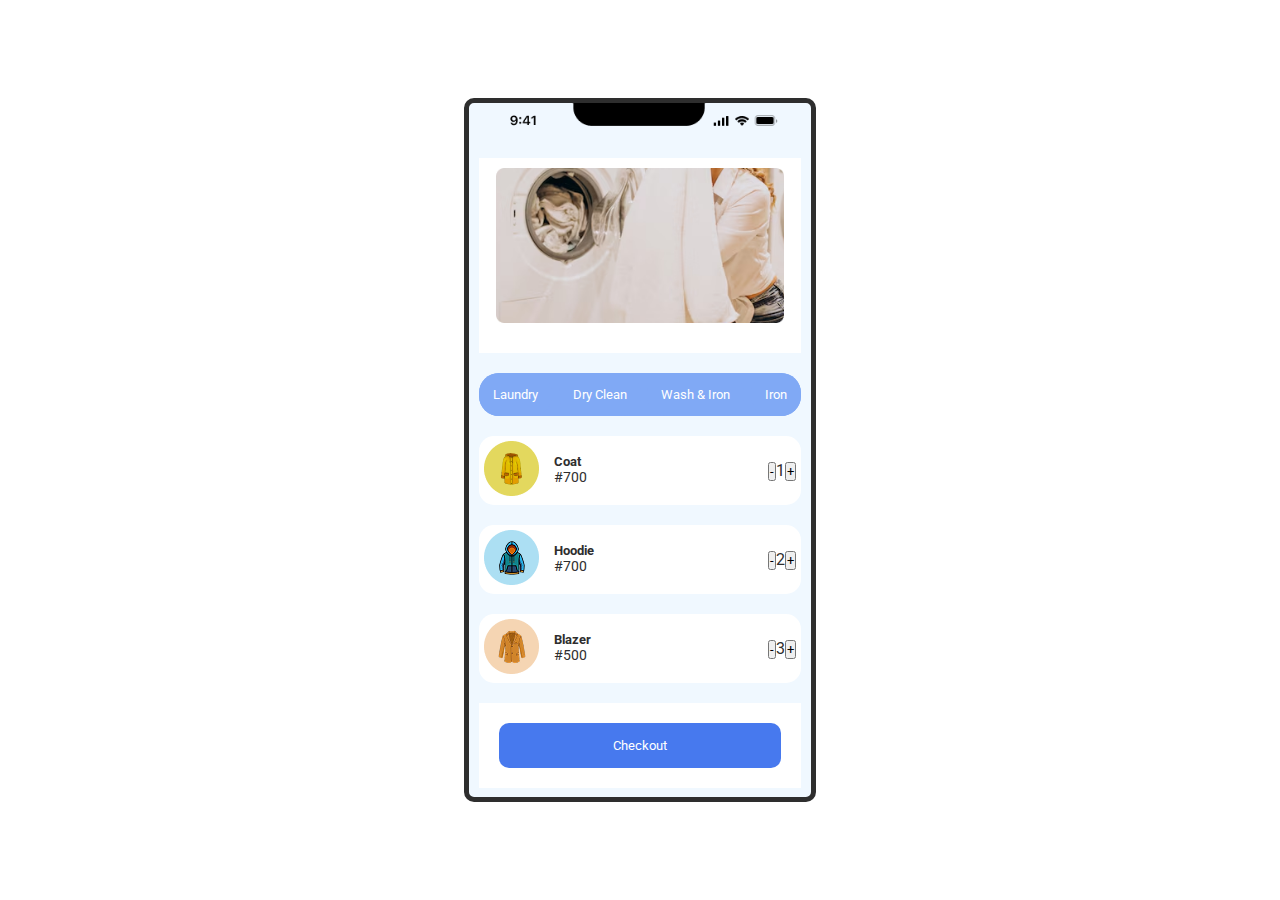
<file: dryclean.html>
<!DOCTYPE html>
<html lang="en">

<head>
    <meta charset="UTF-8">
    <meta name="viewport" content="width=device-width, initial-scale=1.0">
    <title>Dry Clean</title>
    <link rel="stylesheet" href="laundry.css">
</head>

<body>

    <div class="wrapper">
        <img class="status-bar" src="images/StatusBar.png" alt="">

        <div class="laundry-img">
            <div class="main-img">
                <img src="images/Frame 81 (1).png" alt="">
            </div>

            <div class="options">
                <a href="laundrywash.html"><button>Laundry</button></a>
                <a href="dryclean.html"><button>Dry Clean</button></a>
                <a href="washandiron.html"><button>Wash & Iron</button></a>
                <a href="iron.html"><button>Iron</button></a>
            </div>

            <div class="pack">
                <div class="coat">
                    <div class="coat1"> 
                        <div>
                            <img src="images/Group 59 (1).png" alt="">
                        </div>                       
                        <div>
                            <h5>Coat</h5>
                            <p>#700</p>
                        </div>
                    </div>
                    <div class="coat2">
                        <button>-</button>1<button>+</button>
                    </div>
                </div>
                <div class="hoodie">
                    <div class="hoodie1">
                        <div>
                            <img src="images/Group 60 (1).png" alt="">
                        </div>
                        <div>
                            <h5>Hoodie</h5>
                            <p>#700</p>
                        </div>
                        
                    </div>
                    <div class="hoodie2">
                        <button>-</button>2<button>+</button>
                    </div>
                </div>
                <div class="blazer">
                    <div class="blazer1">
                        <div>
                            <img src="images/Group 61 (1).png" alt="">
                        </div>
                       <div>
                        <h5>Blazer</h5>
                        <p>#500</p>
                       </div>
                    </div>
                    <div class="blazer2">
                        <button>-</button>3<button>+</button>
                    </div>
                </div>

            </div>
        </div>

        <footer class="footer">
            <div class="checkout">
                <a href=""><button>Checkout</button></a>
            </div>
        </footer>

    </div>

</body>

</html>
</file>
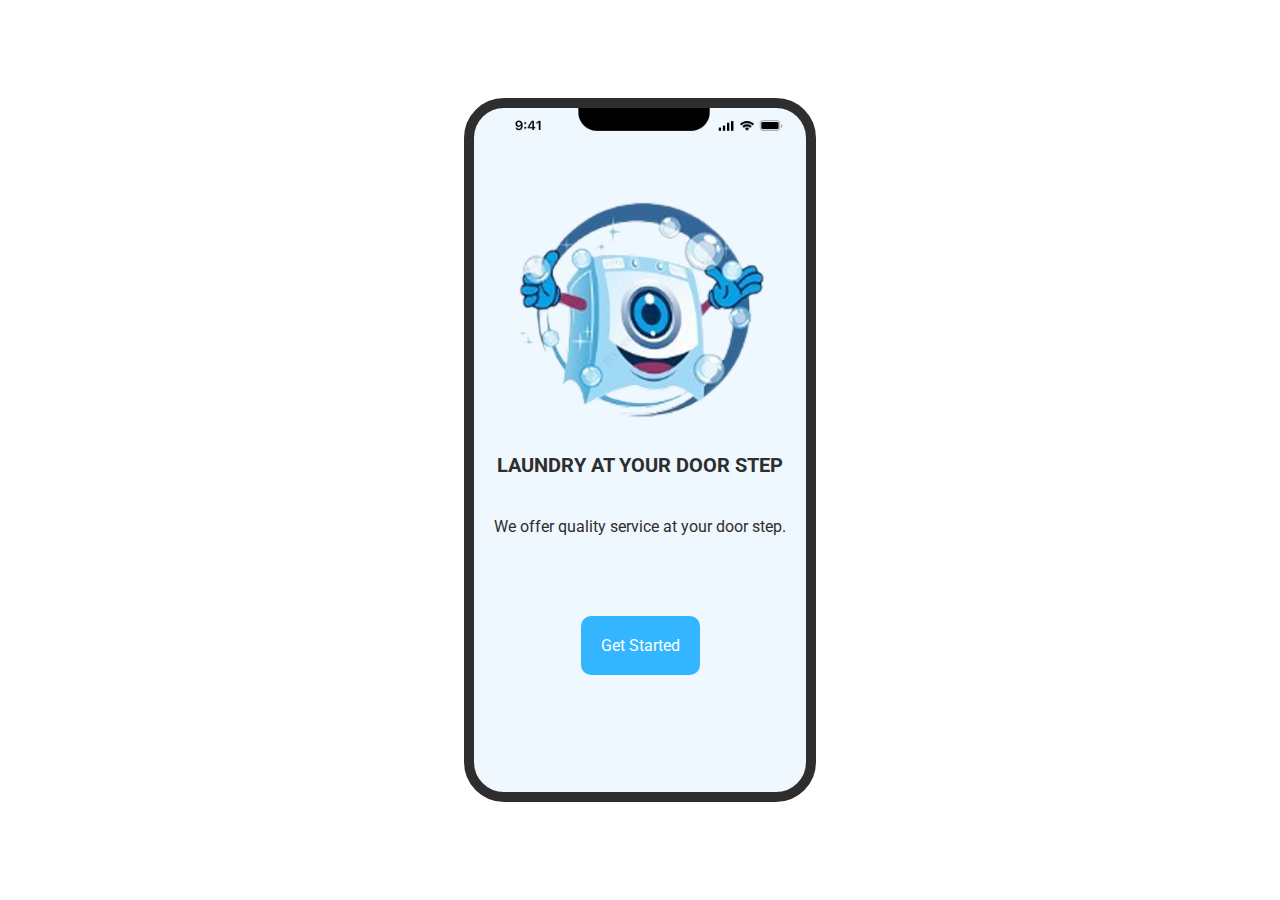
<file: getstarted.html>
<!DOCTYPE html>
<html lang="en">

<head>
    <meta charset="UTF-8">
    <meta name="viewport" content="width=device-width, initial-scale=1.0">
    <title>Get Started</title>
    <link rel="stylesheet" href="getstarted.css">
</head>

<body>

    <div class="wrapper">
        <img class="status-bar" src="images/StatusBar.png" alt="">

        <div class="laundry">
            <div class="door-step">
                <img src="images/Screenshot_2024-12-24_011418-removebg-preview 1.png" alt="">
                <h3>LAUNDRY AT YOUR DOOR STEP</h3>
                <p>We offer quality service at your door step.</p>
                <a href="signin.html">Get Started</a>
            </div>
        </div>
    </div>

</body>

</html>
</file>
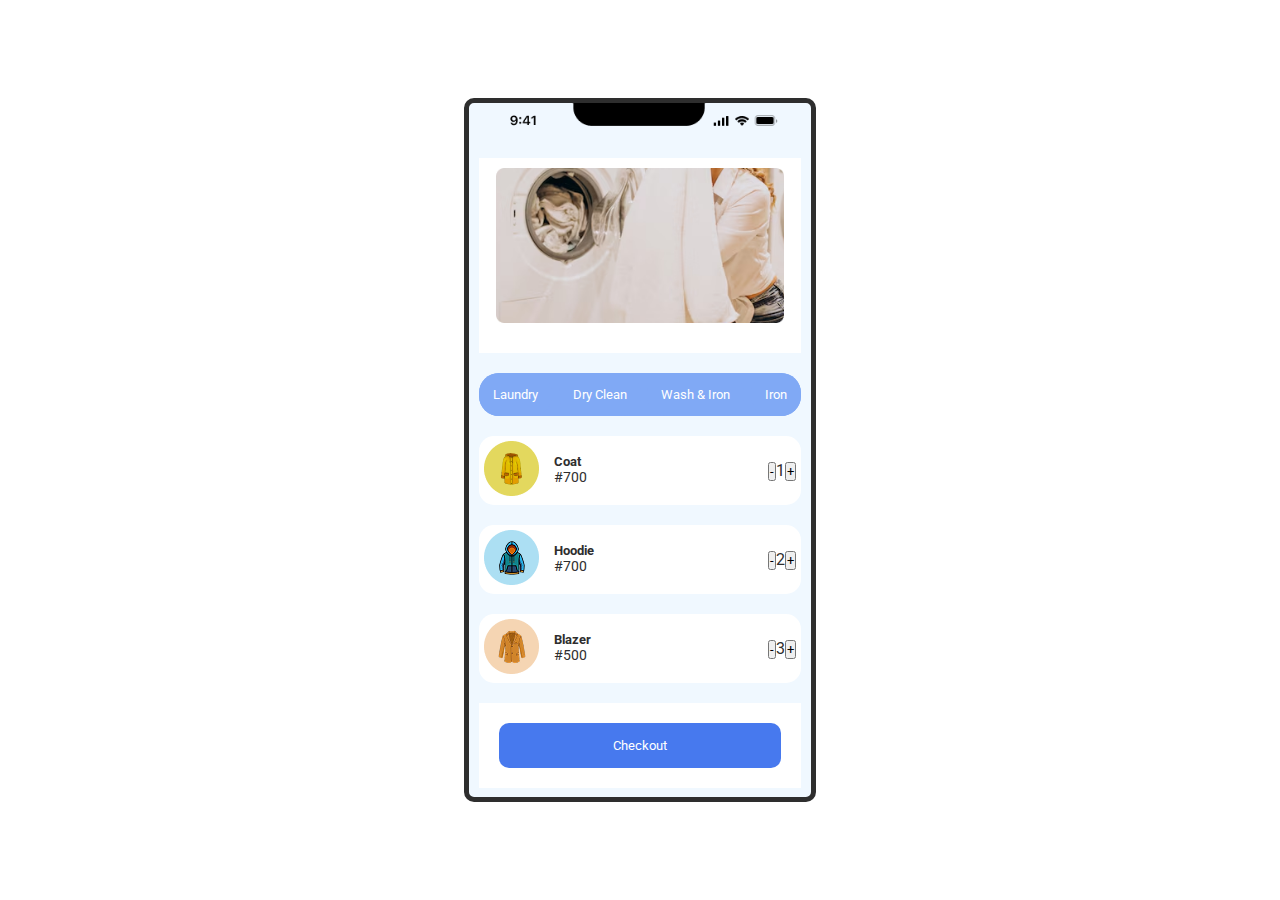
<file: iron.html>
<!DOCTYPE html>
<html lang="en">

<head>
    <meta charset="UTF-8">
    <meta name="viewport" content="width=device-width, initial-scale=1.0">
    <title>Iron</title>
    <link rel="stylesheet" href="laundry.css">
</head>

<body>

    <div class="wrapper">
        <img class="status-bar" src="images/StatusBar.png" alt="">

        <div class="laundry-img">
            <div class="main-img">
                <img src="images/Frame 81 (1).png" alt="">
            </div>

            <div class="options">
                <a href="laundrywash.html"><button>Laundry</button></a>
                <a href="dryclean.html"><button>Dry Clean</button></a>
                <a href="washandiron.html"><button>Wash & Iron</button></a>
                <a href="iron.html"><button>Iron</button></a>
            </div>

            <div class="pack">
                <div class="coat">
                    <div class="coat1"> 
                        <div>
                            <img src="images/Group 59 (1).png" alt="">
                        </div>                       
                        <div>
                            <h5>Coat</h5>
                            <p>#700</p>
                        </div>
                    </div>
                    <div class="coat2">
                        <button>-</button>1<button>+</button>
                    </div>
                </div>
                <div class="hoodie">
                    <div class="hoodie1">
                        <div>
                            <img src="images/Group 60 (1).png" alt="">
                        </div>
                        <div>
                            <h5>Hoodie</h5>
                            <p>#700</p>
                        </div>
                        
                    </div>
                    <div class="hoodie2">
                        <button>-</button>2<button>+</button>
                    </div>
                </div>
                <div class="blazer">
                    <div class="blazer1">
                        <div>
                            <img src="images/Group 61 (1).png" alt="">
                        </div>
                       <div>
                        <h5>Blazer</h5>
                        <p>#500</p>
                       </div>
                    </div>
                    <div class="blazer2">
                        <button>-</button>3<button>+</button>
                    </div>
                </div>

            </div>
        </div>

        <footer class="footer">
            <div class="checkout">
                <a href=""><button>Checkout</button></a>
            </div>
        </footer>

    </div>

</body>

</html>
</file>
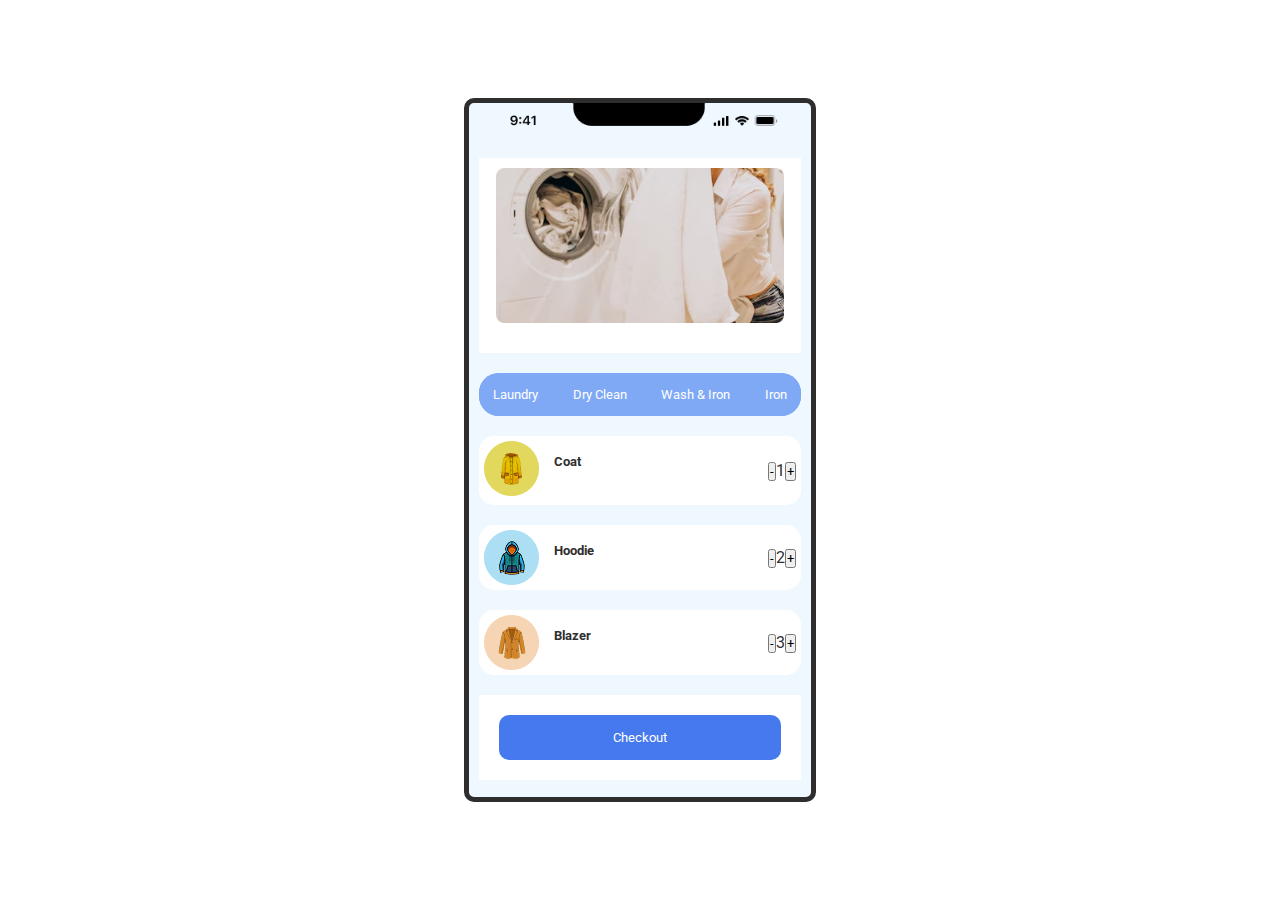
<file: laundry.html>
<!DOCTYPE html>
<html lang="en">

<head>
    <meta charset="UTF-8">
    <meta name="viewport" content="width=device-width, initial-scale=1.0">
    <title>Laundry</title>
    <link rel="stylesheet" href="laundry.css">
</head>

<body>

    <div class="wrapper">
        <img class="status-bar" src="images/StatusBar.png" alt="">

        <div class="laundry-img">
            <div class="main-img">
                <img src="images/Frame 81 (1).png" alt="">
            </div>

            <div class="options">
                <a href="laundrywash.html"><button>Laundry</button></a>
                <a href="dryclean.html"><button>Dry Clean</button></a>
                <a href="washandiron.html"><button>Wash & Iron</button></a>
                <a href="iron.html"><button>Iron</button></a>
            </div>

            <div class="pack">
                <div class="coat">
                    <div class="coat1">
                        <div>
                            <img src="images/Group 59 (1).png" alt="">
                        </div>
                        <div>
                            <h5>Coat</h5>
                        </div>
                    </div>
                    <div class="coat2">
                        <button>-</button>1<button>+</button>
                    </div>
                </div>
                <div class="hoodie">
                    <div class="hoodie1">
                        <img src="images/Group 60 (1).png" alt="">
                        <h5>Hoodie</h5>
                    </div>
                    <div class="hoodie2">
                        <button>-</button>2<button>+</button>
                    </div>
                </div>
                <div class="blazer">
                    <div class="blazer1">
                        <img src="images/Group 61 (1).png" alt="">
                        <h5>Blazer</h5>
                    </div>
                    <div class="blazer2">
                        <button>-</button>3<button>+</button>
                    </div>
                </div>

            </div>
        </div>

        <footer class="footer">
            <div class="checkout">
                <a href=""><button>Checkout</button></a>
            </div>
        </footer>

    </div>

</body>

</html>
</file>
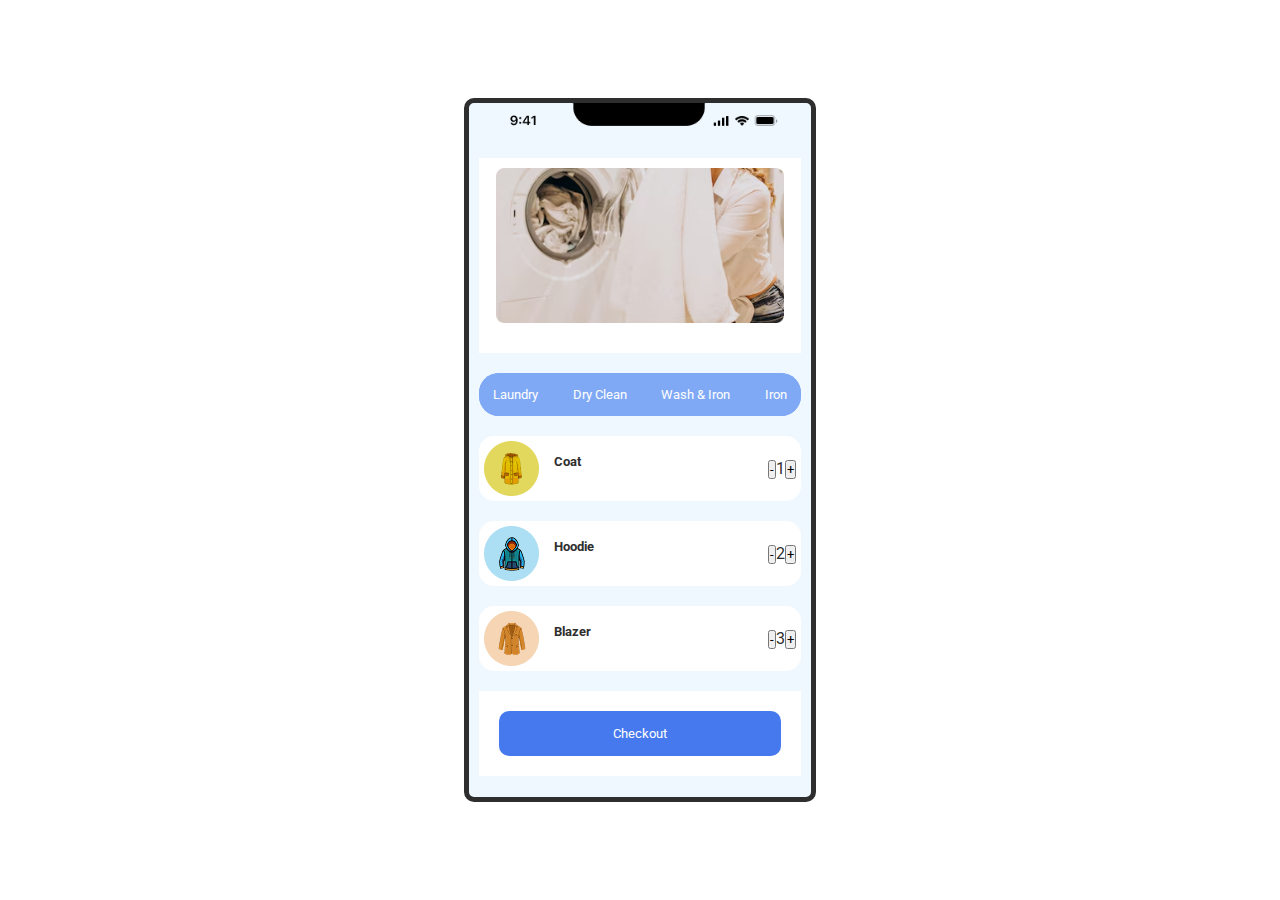
<file: laundrywash.html>
<!DOCTYPE html>
<html lang="en">

<head>
    <meta charset="UTF-8">
    <meta name="viewport" content="width=device-width, initial-scale=1.0">
    <title>Laundry</title>
    <link rel="stylesheet" href="laundry.css">
</head>

<body>

    <div class="wrapper">
        <img class="status-bar" src="images/StatusBar.png" alt="">

        <div class="laundry-img">
            <div class="main-img">
                <img src="images/Frame 81 (1).png" alt="">
            </div>

            <div class="options">
                <a href="laundrywash.html"><button>Laundry</button></a>
                <a href="dryclean.html"><button>Dry Clean</button></a>
                <a href="washandiron.html"><button>Wash & Iron</button></a>
                <a href="iron.html"><button>Iron</button></a>
            </div>

            <div class="pack">
                <div class="coat">
                    <div class="coat1">
                        <img src="images/Group 59 (1).png" alt="">
                        <h5>Coat</h5>
                    </div>
                    <div class="coat2">
                        <button>-</button>1<button>+</button>
                    </div>
                </div>
                <div class="hoodie">
                    <div class="hoodie1">
                        <img src="images/Group 60 (1).png" alt="">
                        <h5>Hoodie</h5>
                    </div>
                    <div class="hoodie2">
                        <button>-</button>2<button>+</button>
                    </div>
                </div>
                <div class="blazer">
                    <div class="blazer1">
                        <img src="images/Group 61 (1).png" alt="">
                    <h5>Blazer</h5>
                    </div>
                    <div class="blazer2">
                        <button>-</button>3<button>+</button>
                    </div>
                </div>

            </div>
        </div>

        <footer class="footer">
            <div class="checkout">
                <a href=""><button>Checkout</button></a>
            </div>
        </footer>

    </div>

</body>

</html>
</file>
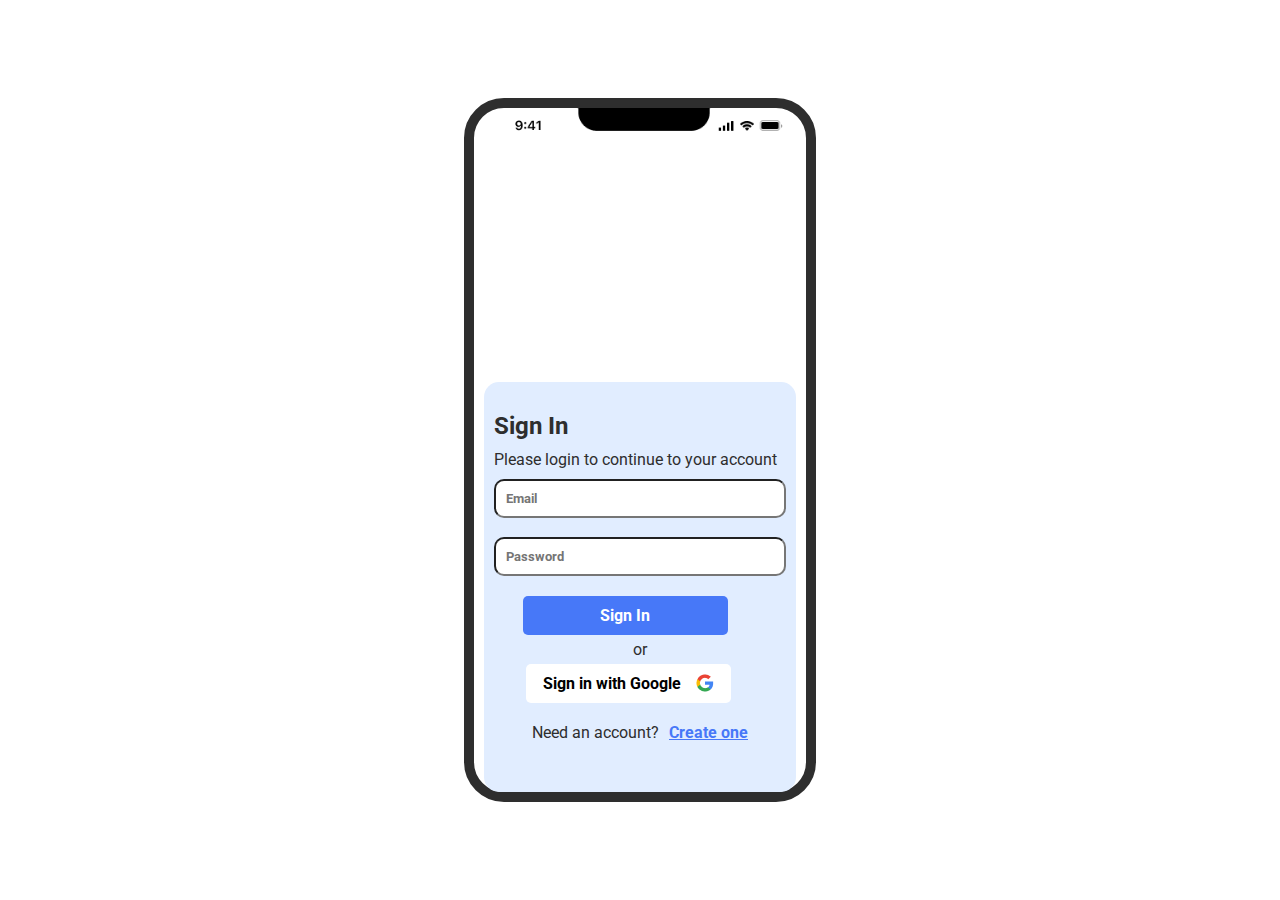
<file: signin.html>
<!DOCTYPE html>
<html lang="en">

<head>
    <meta charset="UTF-8">
    <meta name="viewport" content="width=device-width, initial-scale=1.0">
    <title>Sign In</title>
    <link rel="stylesheet" href="signin.css">
</head>

<body>

    <div class="wrapper">
        <div>
            <img class="status-bar" src="images/StatusBar.png" alt="">
        </div>

        <div class="sign-in">
            <h2>Sign In</h2>
            <p class="login-continue">Please login to continue to your account</p>

            <form action="">
                <input placeholder="Email" type="email">
                <br>
                <input type="password" placeholder="Password">
            </form>

            <a class="sign" href="">Sign In</a>
            <p class="or">or</p>
            <a class="google" href="">Sign in with Google <img class="google-img" src="images/Group (7).png" alt=""></a>
       
            <p class="need-account">
                Need an account? <a href="signup.html">Create one</a>
            </p>
        </div>
    </div>
</body>

</html>
</file>
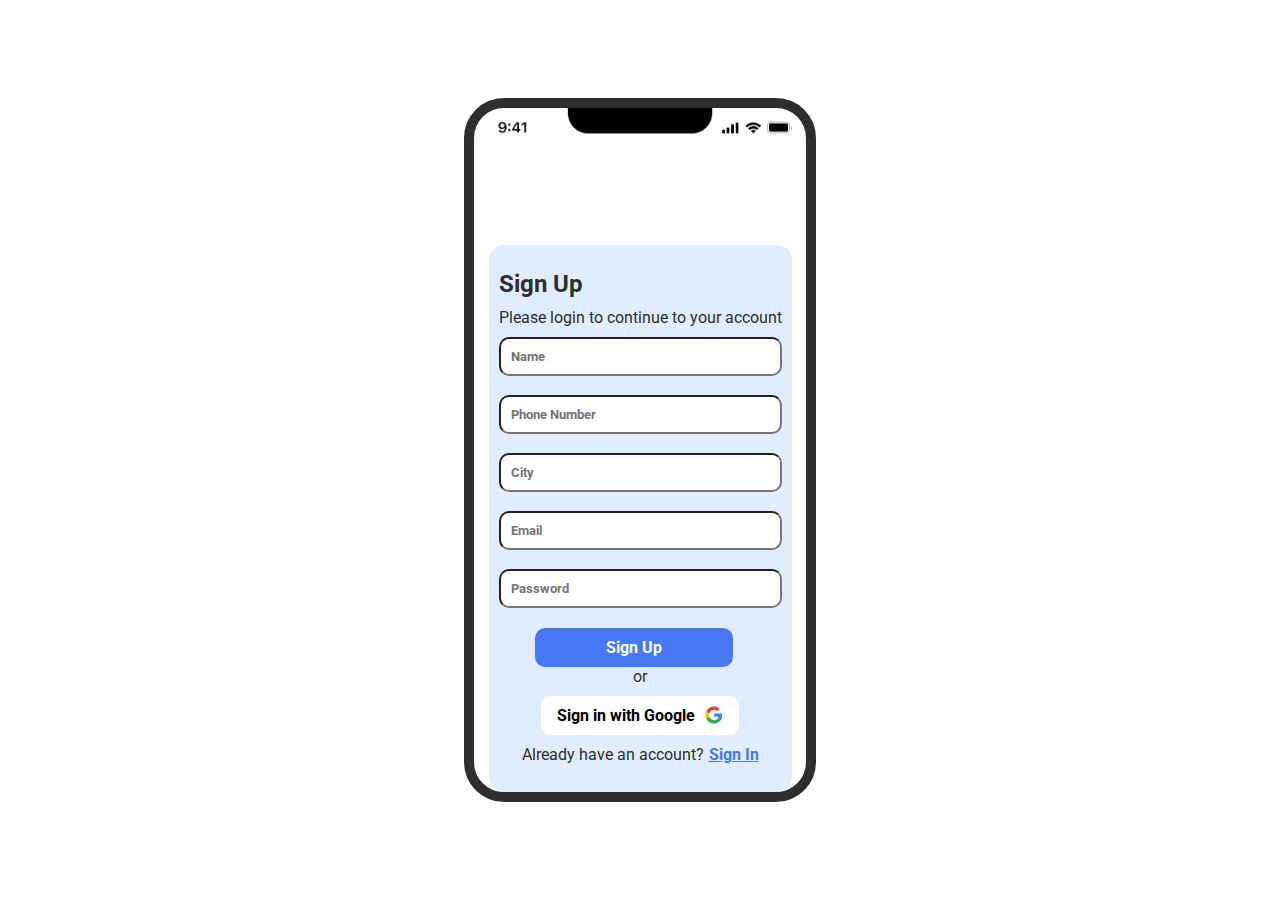
<file: signup.html>
<!DOCTYPE html>
<html lang="en">
<head>
    <meta charset="UTF-8">
    <meta name="viewport" content="width=device-width, initial-scale=1.0">
    <title>Sign Up</title>
    <link rel="stylesheet" href="signup.css">
</head>
<body>
    <div class="wrapper">
        <div>
            <img class="status-bar" src="images/StatusBar.png" alt="">
        </div>

        <div class="sign-in">
            <h2>Sign Up</h2>
            <p class="login-continue">Please login to continue to your account</p>

            <form action="">
                <input placeholder="Name" type="text"><br>
                <input type="number" placeholder="Phone Number"><br>
                <input type="text" placeholder="City"><br>
                <input type="email" placeholder="Email"><br>
                <input type="password" placeholder="Password">
            </form>

            <a class="sign" href="">Sign Up</a>
            <p class="or">or</p>
            <a class="google" href="http://google.com">Sign in with Google <img class="google-img" src="images/Group (7).png" alt=""></a>
       
            <p class="need-account">
                Already have an account? <a href="signin.html">Sign In</a>
            </p>
        </div>
    </div>
</body>
</html>
</file>
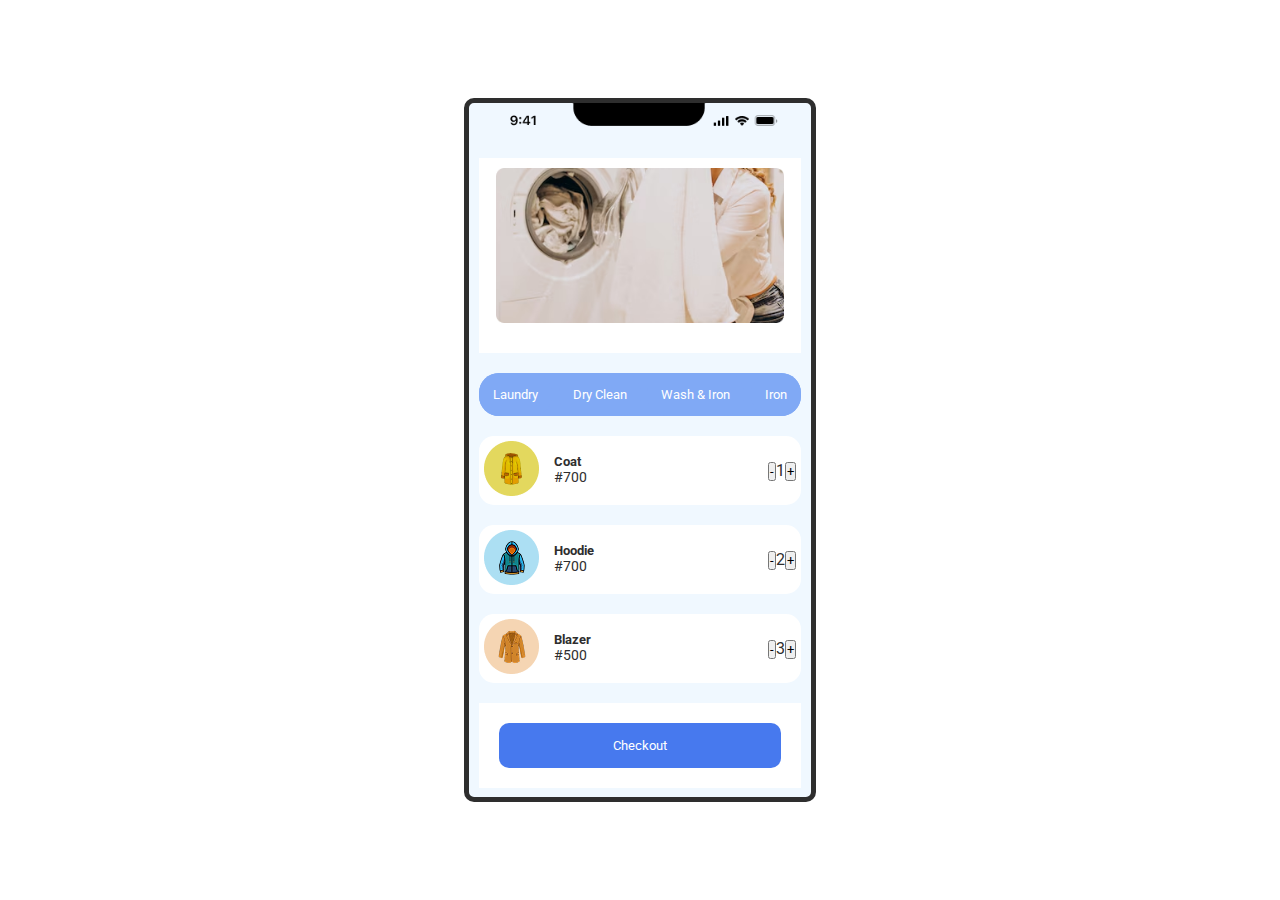
<file: washandiron.html>
<!DOCTYPE html>
<html lang="en">

<head>
    <meta charset="UTF-8">
    <meta name="viewport" content="width=device-width, initial-scale=1.0">
    <title>Wash and Iron</title>
    <link rel="stylesheet" href="laundry.css">
</head>

<body>

    <div class="wrapper">
        <img class="status-bar" src="images/StatusBar.png" alt="">

        <div class="laundry-img">
            <div class="main-img">
                <img src="images/Frame 81 (1).png" alt="">
            </div>

            <div class="options">
                <a href="laundrywash.html"><button>Laundry</button></a>
                <a href="dryclean.html"><button>Dry Clean</button></a>
                <a href="washandiron.html"><button>Wash & Iron</button></a>
                <a href="iron.html"><button>Iron</button></a>
            </div>

            <div class="pack">
                <div class="coat">
                    <div class="coat1"> 
                        <div>
                            <img src="images/Group 59 (1).png" alt="">
                        </div>                       
                        <div>
                            <h5>Coat</h5>
                            <p>#700</p>
                        </div>
                    </div>
                    <div class="coat2">
                        <button>-</button>1<button>+</button>
                    </div>
                </div>
                <div class="hoodie">
                    <div class="hoodie1">
                        <div>
                            <img src="images/Group 60 (1).png" alt="">
                        </div>
                        <div>
                            <h5>Hoodie</h5>
                            <p>#700</p>
                        </div>
                        
                    </div>
                    <div class="hoodie2">
                        <button>-</button>2<button>+</button>
                    </div>
                </div>
                <div class="blazer">
                    <div class="blazer1">
                        <div>
                            <img src="images/Group 61 (1).png" alt="">
                        </div>
                       <div>
                        <h5>Blazer</h5>
                        <p>#500</p>
                       </div>
                    </div>
                    <div class="blazer2">
                        <button>-</button>3<button>+</button>
                    </div>
                </div>

            </div>
        </div>

        <footer class="footer">
            <div class="checkout">
                <a href=""><button>Checkout</button></a>
            </div>
        </footer>

    </div>

</body>

</html>
</file>
<file: laundry.css>
@import url('https://fonts.googleapis.com/css2?family=Roboto:ital,wght@0,100;0,300;0,400;0,500;0,700;0,900;1,100;1,300;1,400;1,500;1,700;1,900&display=swap');

* {
    margin: 0;
    padding: 0;
    box-sizing: border-box;
    font-family: "Roboto", serif;
}

body {
    min-height: 100vh;
    color: #2e2e2e;
    display: flex;
    justify-content: center;
    align-items: center;
    background-color: #fff;
}

.wrapper {
    height: 100vh;
    width: 100%;
    padding: 10px;
}

@media (min-width:768px) {
    .wrapper {
        height: 44rem;
        width: 22rem;
        border: 5px solid #2e2e2e;
        border-radius: 10px;
        background-color: aliceblue;
        padding: 0px 10px;
    }

    .status-bar {
        width: 20rem;
        display: flex;
        justify-content: center;
        align-items: center;
    }

    .main-img {
        background-color: white;
        padding: 10px 10px 30px 10px;
        display: flex;
        justify-content: center;
        align-items: center;
        margin-top: 20px;
    }

    .main-img img {
        width: 18rem;
    }

    .options {
        background-color: #80A9F5;
        margin-top: 20px;
        border-radius: 20px;
        display: flex;
        justify-content: space-between;
        align-items: center;
    }
    .options button {
        background-color: #80A9F5;
        border: none;
        padding: 14px;
        border-radius: 20px;
        color: white;
    }
    .options button:hover{
        background-color: #FDC406;
        cursor: pointer;
    }

    .pack{
        margin-top: 20px;
    }
    .pack h5{
        margin-left: 15px;
        margin-top: 12.5px;
    }
    .pack p{
        margin-left: 15px;
        font-size: 14px;
    }
    .coat{
        display: flex;
        background-color: #FFFFFF;
        margin-bottom: 20px;
        border-radius: 15px;
        justify-content: space-between;
        padding: 5px;
        align-items: center;
    }
    .coat1{
        display: flex;
    }
    .hoodie{
        display: flex;
        background-color: #FFFFFF;
        margin-bottom: 20px;
        border-radius: 15px;
        justify-content: space-between;
        align-items: center;
        padding: 5px;
    }
    .hoodie1{
        display: flex;
    }
    .blazer{
        display: flex;
        background-color: #FFFFFF;
        border-radius: 15px;
        justify-content: space-between;
        align-items: center;
        padding: 5px;
    }
    .blazer1{
        display: flex;
    }
    .checkout{
        margin-top: 20px;
        background-color: #FFFFFF;
        padding: 20px;
        
    }
    .checkout a{
        background-color: #4779EE;
        padding: 15px;
        border-radius: 10px;
        display: flex;
        justify-content: center;
        align-items: center;
        text-decoration: none;
    }
    .checkout button{
        color: white;
        background-color: #4779EE;
        border: none;
        text-decoration: none;
        cursor: pointer;
    }
    .footer{
        margin: 0px;
        padding: 0px;
    }
}
</file>
<file: getstarted.css>
@import url('https://fonts.googleapis.com/css2?family=Roboto:ital,wght@0,100;0,300;0,400;0,500;0,700;0,900;1,100;1,300;1,400;1,500;1,700;1,900&display=swap');

* {
    margin: 0;
    padding: 0;
    box-sizing: border-box;
    font-family: "Roboto", serif;
}
body {
    min-height: 100vh;
    color: #2e2e2e;
    display: flex;
    justify-content: center;
    align-items: center;
    background-color: #fff;
}
.wrapper {
    height: 100vh;
    width: 100%;
    padding: 10px;
}

@media (min-width:768px) {
    .wrapper {
        height: 44rem;
        width: 22rem;
        border: 10px solid #2e2e2e;
        border-radius: 40px;
        background-color: aliceblue;
        padding: 0 10px;
    }
    .status-bar{
        width: 20rem;
        display: flex;
        justify-content: center;
        align-items: center;
    }
    .door-step img{
        display: flex;
        justify-content: center;
        align-items: center;
        width: 20rem;
    }
    .door-step a{
        background-color: #33B5FF;
        text-decoration: none;
        color: white;
        padding: 20px;
        border-radius: 10px;
        margin-top: 20px;
    }
    .laundry h3{
        font-size: 20px;
        margin-bottom: 40px;
    }
    .laundry p{
        margin-bottom: 60px;
    }
    .door-step{
        display: flex;
        flex-direction: column;
        justify-content: center;
        align-items: center;
    }
}
</file>
<file: signin.css>
@import url('https://fonts.googleapis.com/css2?family=Roboto:ital,wght@0,100;0,300;0,400;0,500;0,700;0,900;1,100;1,300;1,400;1,500;1,700;1,900&display=swap');

*{
    padding: 0;
    margin: 0;
    font-family: "Roboto", sans-serif;
    box-sizing: border-box;
}
body{
    min-height: 100vh;
    color: #2e2e2e;
    display: flex;
    justify-content: center;
    align-items: center;
    background-color: #fff;
}
.wrapper {
    height: 100vh;
    width: 100%;
    padding: 10px;
}

@media (min-width:768px) {
    .wrapper {
        height: 44rem;
        width: 22rem;
        border: 10px solid #2e2e2e;
        border-radius: 40px;
        background-color: #fff;
        padding: 0 10px;
        display: flex;
        flex-direction: column;
        justify-content: space-between;
    }
    .status-bar{
        width: 20rem;
        display: flex;
        justify-content: center;
        align-items: center;
    }
    .sign-in{
        height: 60%;
        background-color: #E1EDFF;
        padding: 10px;
        margin-bottom: 10px;
        margin: 0px;
        border-top-left-radius: 15px;
        border-top-right-radius: 15px;
        border-bottom-right-radius: 15px;
        border-bottom-left-radius: 15px;
    }
    .sign-in h2{
        margin-top: 20px;
    }
    input{
        width: 100%;
        border-radius: 10px;
    }
    input::placeholder{
        font-weight: bold;
    }

    .sign{
        text-decoration: none;
        background-color: #4778f8;
        color: white;
        font-weight: bold;
        padding: 10px;
        border-radius: 5px;
        margin-top: 20px;
        width: 70%;
        margin-left: 10%;
    }
    .sign {
        display: flex;
        justify-content: center;
        align-items: center;
    }
    .sign:hover{
        background-color: darkblue;
    }
    .google{
        text-decoration: none;
        background-color: white;
        color: black;
        font-weight: bold;
        padding: 10px;
        border-radius: 5px;
        display: flex;
        justify-content: center;
        align-items: center;
        width: 70%;
        margin-left: 11%;
    }
    .google-img{
        margin-left: 15px;
    }
    .google:hover{
        background-color: #2e2e2e;
        color: #fff;
    }
    input {
        padding: 10px;
        display: flex;
        justify-content: center;
        align-items: center;
    }
    .login-continue{
        margin-top: 10px;
        margin-bottom: 10px;
    }
    .or{
        display: flex;
        justify-content: center;
        align-items: center;
        margin-top: 5px;
        margin-bottom: 5px;
    }
    .need-account{
        margin-top: 20px;
        display: flex;
        justify-content: center;
    }
    .need-account a{
        margin-left: 10px;
        color: #4778f8;
        font-weight: bold;
    }
    .need-account a:hover{
        color: darkmagenta;
        font-weight: bold;
    }

}
</file>
<file: signup.css>
@import url('https://fonts.googleapis.com/css2?family=Roboto:ital,wght@0,100;0,300;0,400;0,500;0,700;0,900;1,100;1,300;1,400;1,500;1,700;1,900&display=swap');

* {
    padding: 0;
    margin: 0;
    font-family: "Roboto", sans-serif;
    box-sizing: border-box;
}

body {
    min-height: 100vh;
    color: #2e2e2e;
    display: flex;
    justify-content: center;
    align-items: center;
    background-color: #fff;
}

.wrapper {
    height: 100vh;
    width: 100%;
}

@media (min-width:768px) {
    .wrapper {
        height: 44rem;
        width: 22rem;
        border: 10px solid #2e2e2e;
        border-radius: 40px;
        background-color: #fff;
        padding: 0;
        display: flex;
        flex-direction: column;
        justify-content: space-between;
        align-items: center;
    }

    .status-bar {
        width: 22rem;
        display: flex;
        justify-content: center;
        align-items: center;
    }

    .sign-in {
        height: 80%;
        background-color: #E1EDFF;
        padding: 10px;
        margin-bottom: 10px;
        margin: 0px;
        border-top-left-radius: 15px;
        border-top-right-radius: 15px;
        border-bottom-right-radius: 15px;
        border-bottom-left-radius: 15px;
    }

    .sign-in h2 {
        margin-top: 15px;
        margin-bottom: 10px;
    }

    .sign-in p {
        margin-bottom: 10px;
    }

    input {
        width: 100%;
        border-radius: 10px;
        padding: 10px;
        display: flex;
        flex-direction: column;
        align-items: center;
        justify-content: center;
    }

    input::placeholder {
        font-weight: bold;
    }

    .sign {
        text-decoration: none;
        background-color: #4778f8;
        color: white;
        font-weight: bold;
        padding: 10px;
        border-radius: 10px;
        margin-top: 20px;
        width: 70%;
        display: flex;
        justify-content: center;
        align-items: center;
        margin-left: 13%;
    }

    .sign:hover {
        background-color: darkblue;
    }

    .or {
        display: flex;
        justify-content: center;
        align-items: center;
        margin-top: 0px;
        margin-bottom: 0px;
    }

    .google {
        text-decoration: none;
        background-color: white;
        color: black;
        font-weight: bold;
        padding: 10px;
        border-radius: 10px;
        display: flex;
        justify-content: center;
        align-items: center;
        width: 70%;
        margin-left: 15%;
    }

    .google-img {
        margin-left: 10px;
    }

    .google:hover {
        background-color: #2e2e2e;
        color: #fff;
        font-weight: bold;
    }

    .need-account {
        margin-top: 10px;
        display: flex;
        justify-content: center;
    }

    .need-account a {
        color: #4778f8;
        margin-left: 5px;
        font-weight: bold;
    }

    .need-account a:hover {
        color: darkmagenta;
        font-weight: bold;
    }
}
</file>
